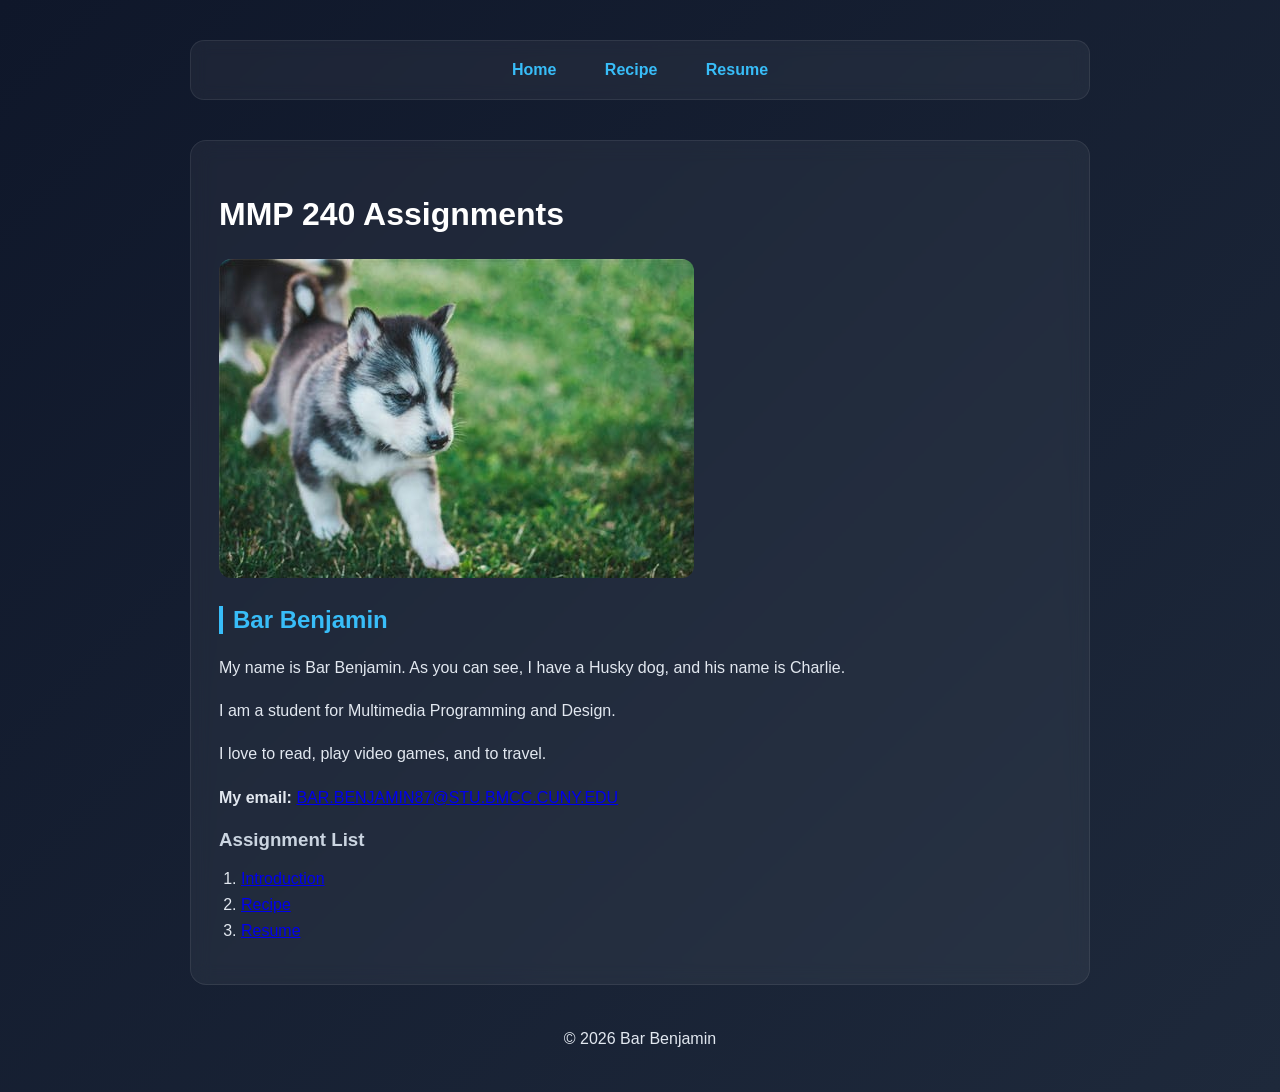
<file: index.html>
<!DOCTYPE html>
<html lang="en">
<head>
  <meta charset="UTF-8">
  <meta name="viewport" content="width=device-width, initial-scale=1.0">
  <title>MMP 240 Assignments</title>
  <link rel="stylesheet" href="css/styles.css" media="screen">
</head>

<body>

<header>
  <nav>
    <a href="index.html">Home</a>
    <a href="recipe.html">Recipe</a>
    <a href="resume.html">Resume</a>
  </nav>
</header>

<main>
  <article>
    <h1>MMP 240 Assignments</h1>

    <img src="images/puppy.jpg" alt="my dog as a puppy">

    <h2>Bar Benjamin</h2>

    <p>My name is Bar Benjamin. As you can see, I have a Husky dog, and his name is Charlie.</p>
    <p>I am a student for Multimedia Programming and Design.</p>
    <p>I love to read, play video games, and to travel.</p>

    <p>
      <strong>My email:</strong>
      <a href="mailto:BAR.BENJAMIN87@STU.BMCC.CUNY.EDU">BAR.BENJAMIN87@STU.BMCC.CUNY.EDU</a>
    </p>

    <h3>Assignment List</h3>
    <ol>
      <li><a href="index.html">Introduction</a></li>
      <li><a href="recipe.html">Recipe</a></li>
      <li><a href="resume.html">Resume</a></li>
    </ol>
  </article>
</main>

<footer>
  <p>© 2026 Bar Benjamin</p>
</footer>

</body>
</html>
</file>
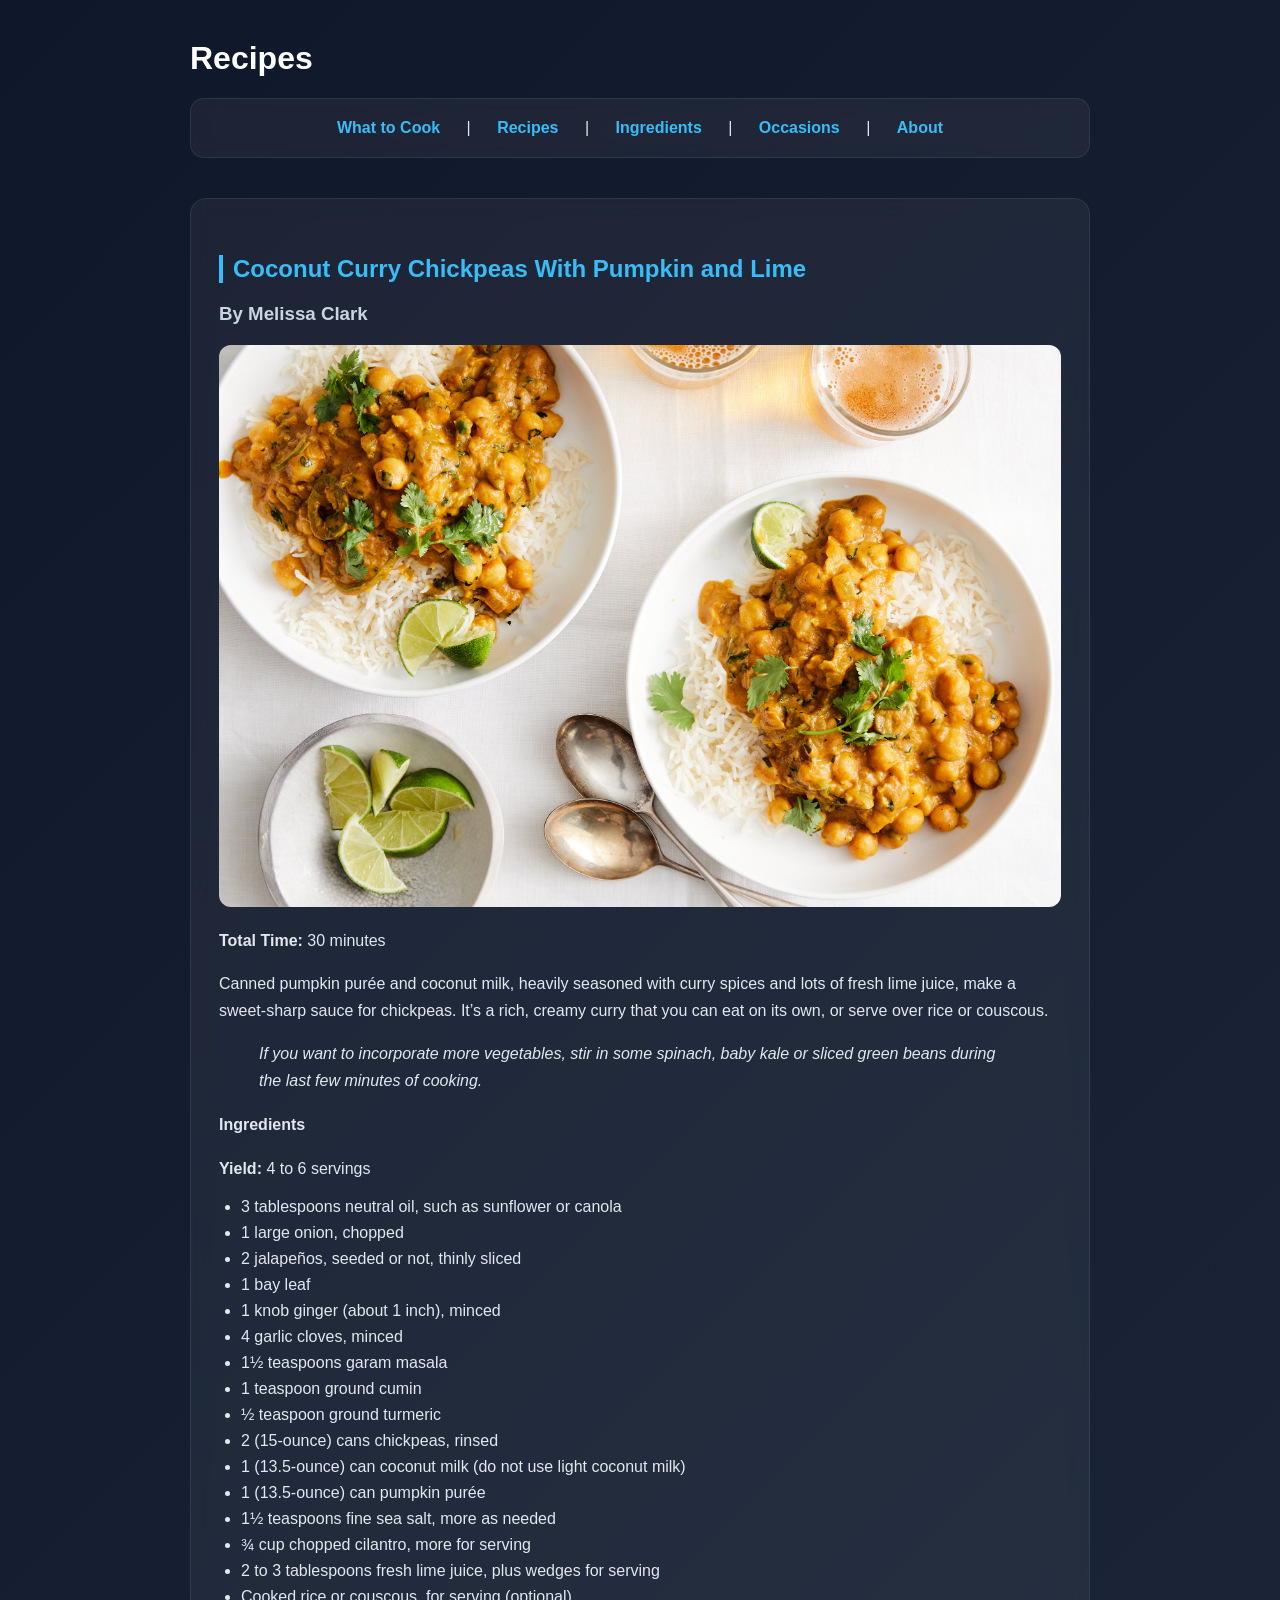
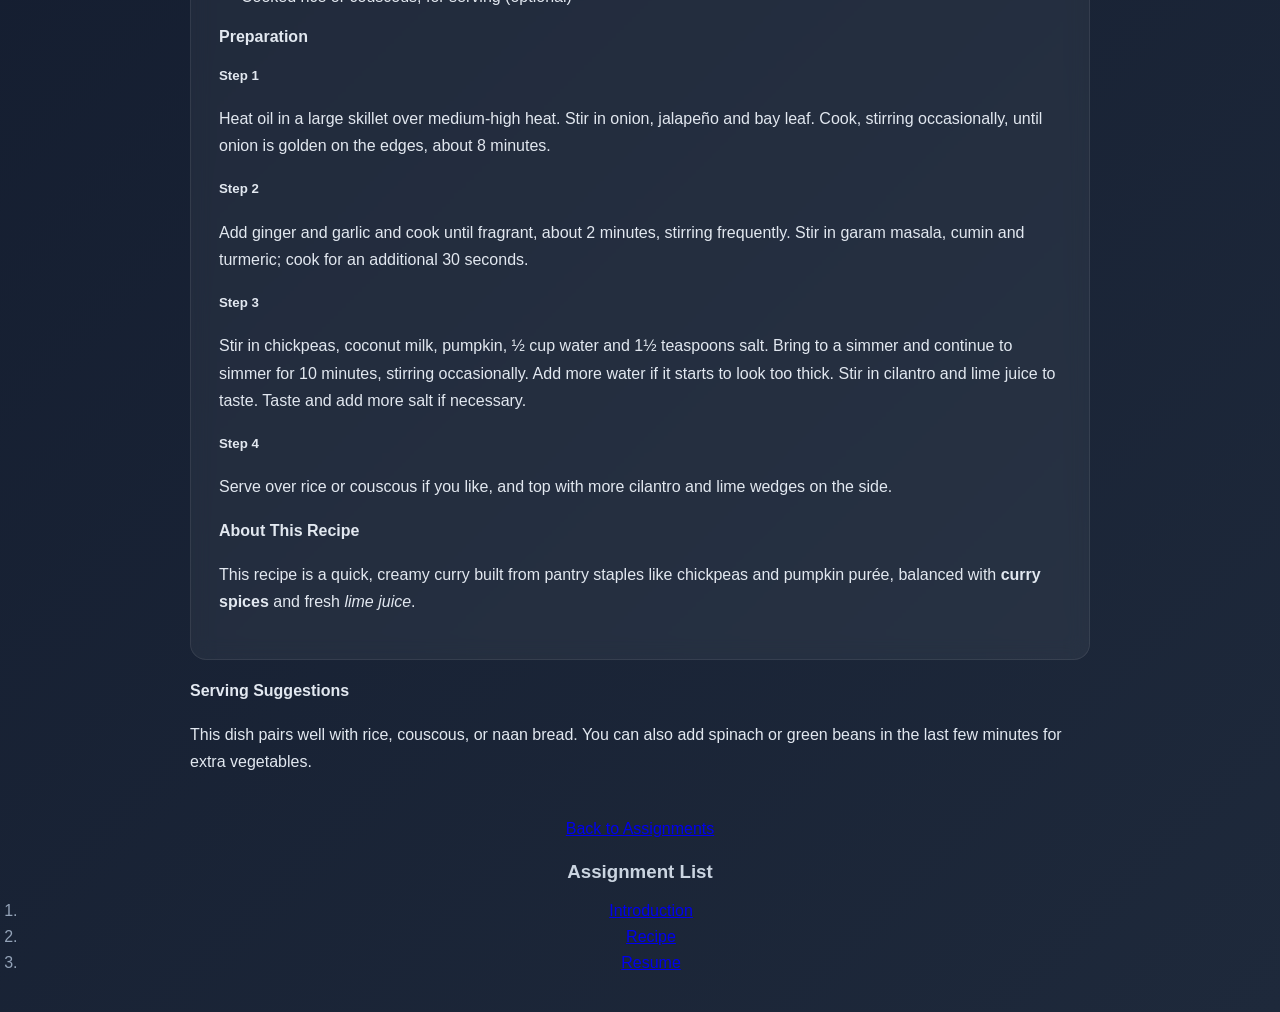
<file: recipe.html>
<!DOCTYPE html>
<html lang="en">
<head>
    <meta charset="UTF-8">
    <meta name="viewport" content="width=device-width, initial-scale=1.0">
    <title>MMP 240 Assignments</title>
    <link rel="stylesheet" href="css/styles.css" media="screen">

</head>
<header>
    <h1>Recipes</h1>

    <nav>
        <a href="index.html">What to Cook</a> |
        <a href="recipe.html">Recipes</a> |
        <a href="#ingredients">Ingredients</a> |
        <a href="#preparation">Occasions</a> |
        <a href="#about">About</a>
    </nav>
</header>

<main>

    <article>
        <h2>Coconut Curry Chickpeas With Pumpkin and Lime</h2>
        <h3>By Melissa Clark</h3>
         <img src="images/coconutcurry.jpg" alt="photo of coconut curry chickpeas with pumpkin and lime">

        <p><strong>Total Time:</strong> 30 minutes</p>

        <p>
            Canned pumpkin purée and coconut milk, heavily seasoned with curry spices and lots of fresh lime juice,
            make a sweet-sharp sauce for chickpeas. It’s a rich, creamy curry that you can eat on its own, or serve
            over rice or couscous.
        </p>

        <blockquote>
            <p>
                <em>
                    If you want to incorporate more vegetables, stir in some spinach, baby kale or sliced green beans
                    during the last few minutes of cooking.
                </em>
            </p>
        </blockquote>

        <h4 id="ingredients">Ingredients</h4>
        <p><strong>Yield:</strong> 4 to 6 servings</p>

        <ul>
            <li>3 tablespoons neutral oil, such as sunflower or canola</li>
            <li>1 large onion, chopped</li>
            <li>2 jalapeños, seeded or not, thinly sliced</li>
            <li>1 bay leaf</li>
            <li>1 knob ginger (about 1 inch), minced</li>
            <li>4 garlic cloves, minced</li>
            <li>1½ teaspoons garam masala</li>
            <li>1 teaspoon ground cumin</li>
            <li>½ teaspoon ground turmeric</li>
            <li>2 (15-ounce) cans chickpeas, rinsed</li>
            <li>1 (13.5-ounce) can coconut milk (do not use light coconut milk)</li>
            <li>1 (13.5-ounce) can pumpkin purée</li>
            <li>1½ teaspoons fine sea salt, more as needed</li>
            <li>¾ cup chopped cilantro, more for serving</li>
            <li>2 to 3 tablespoons fresh lime juice, plus wedges for serving</li>
            <li>Cooked rice or couscous, for serving (optional)</li>
        </ul>

        <h4 id="preparation">Preparation</h4>

        <h5>Step 1</h5>
        <p>
            Heat oil in a large skillet over medium-high heat. Stir in onion, jalapeño and bay leaf.
            Cook, stirring occasionally, until onion is golden on the edges, about 8 minutes.
        </p>

        <h5>Step 2</h5>
        <p>
            Add ginger and garlic and cook until fragrant, about 2 minutes, stirring frequently.
            Stir in garam masala, cumin and turmeric; cook for an additional 30 seconds.
        </p>

        <h5>Step 3</h5>
        <p>
            Stir in chickpeas, coconut milk, pumpkin, ½ cup water and 1½ teaspoons salt.
            Bring to a simmer and continue to simmer for 10 minutes, stirring occasionally.
            Add more water if it starts to look too thick. Stir in cilantro and lime juice to taste.
            Taste and add more salt if necessary.
        </p>

        <h5>Step 4</h5>
        <p>
            Serve over rice or couscous if you like, and top with more cilantro and lime wedges on the side.
        </p>

<h4 id="about">About This Recipe</h4>
        <p>
            This recipe is a quick, creamy curry built from pantry staples like chickpeas and pumpkin purée,
            balanced with <strong>curry spices</strong> and fresh <em>lime juice</em>.
        </p>

    </article>

    <aside>
        <h4>Serving Suggestions</h4>
        <p>
            This dish pairs well with rice, couscous, or naan bread. You can also add spinach or green beans
            in the last few minutes for extra vegetables.
        </p>
    </aside>

</main>

<footer>
    <p>
        <a href="index.html">Back to Assignments</a>
    </p>


<h3>Assignment List</h3>
<ol> 
     <li><a href="index.html">Introduction</a></li>
     <li><a href="recipe.html">Recipe</a></li>
     <li><a href="resume.html">Resume</a></li>
</ol>


</body>





</html>
</file>
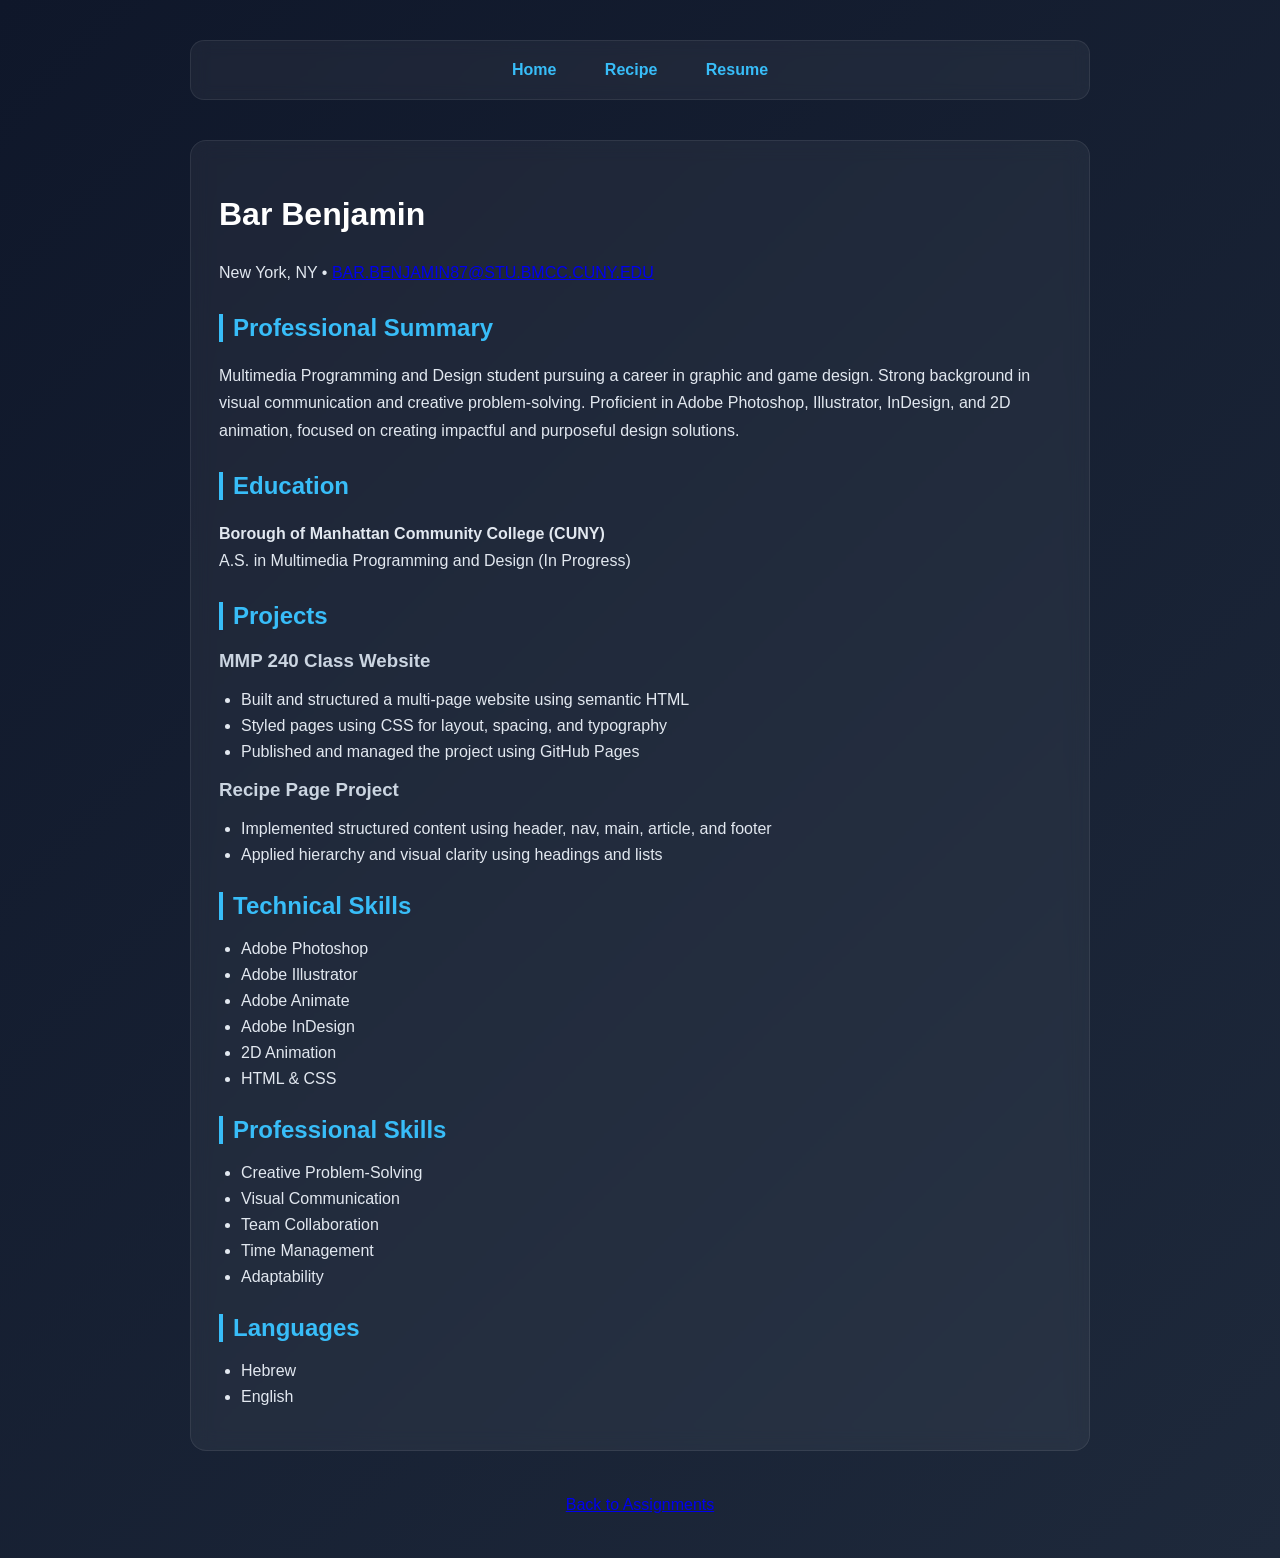
<file: resume.html>
<!DOCTYPE html>
<html lang="en">
<head>
  <meta charset="UTF-8">
  <meta name="viewport" content="width=device-width, initial-scale=1.0">
  <title>Resume – Bar Benjamin</title>
  <link rel="stylesheet" href="css/styles.css">
</head>

<body>

<header>
  <nav>
    <a href="index.html">Home</a>
    <a href="recipe.html">Recipe</a>
    <a href="resume.html">Resume</a>
  </nav>
</header>

<main>
  <article>

    <h1>Bar Benjamin</h1>

    <p>
      New York, NY • 
      <a href="mailto:BAR.BENJAMIN87@STU.BMCC.CUNY.EDU">BAR.BENJAMIN87@STU.BMCC.CUNY.EDU</a>
    </p>

    <h2>Professional Summary</h2>
    <p>
     Multimedia Programming and Design student pursuing a career in graphic and game design.
     Strong background in visual communication and creative problem-solving.
     Proficient in Adobe Photoshop, Illustrator, InDesign, and 2D animation, focused on creating impactful and purposeful design solutions.
    </p>

    <h2>Education</h2>
    <p>
      <strong>Borough of Manhattan Community College (CUNY)</strong><br>
      A.S. in Multimedia Programming and Design (In Progress)
    </p>

    <h2>Projects</h2>

    <h3>MMP 240 Class Website</h3>
    <ul>
      <li>Built and structured a multi-page website using semantic HTML</li>
      <li>Styled pages using CSS for layout, spacing, and typography</li>
      <li>Published and managed the project using GitHub Pages</li>
    </ul>

    <h3>Recipe Page Project</h3>
    <ul>
      <li>Implemented structured content using header, nav, main, article, and footer</li>
      <li>Applied hierarchy and visual clarity using headings and lists</li>
    </ul>

<h2>Technical Skills</h2>
<ul>
  <li>Adobe Photoshop</li>
  <li>Adobe Illustrator</li>
  <li>Adobe Animate</li>
  <li>Adobe InDesign</li>
  <li>2D Animation</li>
  <li>HTML & CSS</li>
</ul>

<h2>Professional Skills</h2>
<ul>
  <li>Creative Problem-Solving</li>
  <li>Visual Communication</li>
  <li>Team Collaboration</li>
  <li>Time Management</li>
  <li>Adaptability</li>
</ul>

    <h2>Languages</h2>
    <ul>
      <li>Hebrew</li>
      <li>English</li>
    </ul>

  </article>
</main>

<footer>
  <p><a href="index.html">Back to Assignments</a></p>
</footer>

</body>
</html>
</file>
<file: css/styles.css>
/* ===== Base ===== */
body {
  font-family: Arial, Helvetica, sans-serif;
  background: linear-gradient(135deg, #0f172a, #1e293b);
  color: #e2e8f0;
  margin: 0;
  padding: 0;
}

/* ===== Layout containers ===== */
header,
main {
  max-width: 900px;
  margin: 40px auto;
  padding: 0 20px;
}

/* ===== Navigation ===== */
nav {
  background-color: rgba(255,255,255,0.05);
  backdrop-filter: blur(8px);
  padding: 12px 16px;
  border-radius: 14px;
  text-align: center;
  margin-bottom: 20px;
  border: 1px solid rgba(255,255,255,0.08);
}

nav a {
  display: inline-block;
  margin: 0 8px;
  padding: 8px 14px;
  border-radius: 10px;
  font-weight: bold;
  text-decoration: none;
  color: #38bdf8; /* electric blue */
  transition: 0.3s ease;
}

nav a:hover {
  background-color: #38bdf8;
  color: #0f172a;
}

/* ===== Content card ===== */
article {
  background-color: rgba(255,255,255,0.05);
  padding: 28px;
  border-radius: 16px;
  border: 1px solid rgba(255,255,255,0.08);
  backdrop-filter: blur(10px);
}

/* ===== Headings ===== */
h1 {
  color: #ffffff;
  font-size: 2rem;
}

h2 {
  color: #38bdf8;
  margin-top: 28px;
  border-left: 4px solid #38bdf8;
  padding-left: 10px;
}

h3 {
  color: #cbd5e1;
}

/* ===== Text ===== */
p {
  line-height: 1.7;
  color: #e2e8f0;
}

/* ===== Images ===== */
img {
  max-width: 100%;
  height: auto;
  display: block;
  margin: 20px 0;
  border-radius: 12px;
}

/* ===== Lists ===== */
ul, ol {
  padding-left: 22px;
}

li {
  margin-bottom: 8px;
}

/* ===== Footer ===== */
footer {
  text-align: center;
  margin: 40px 0;
  color: #94a3b8;
}
</file>
